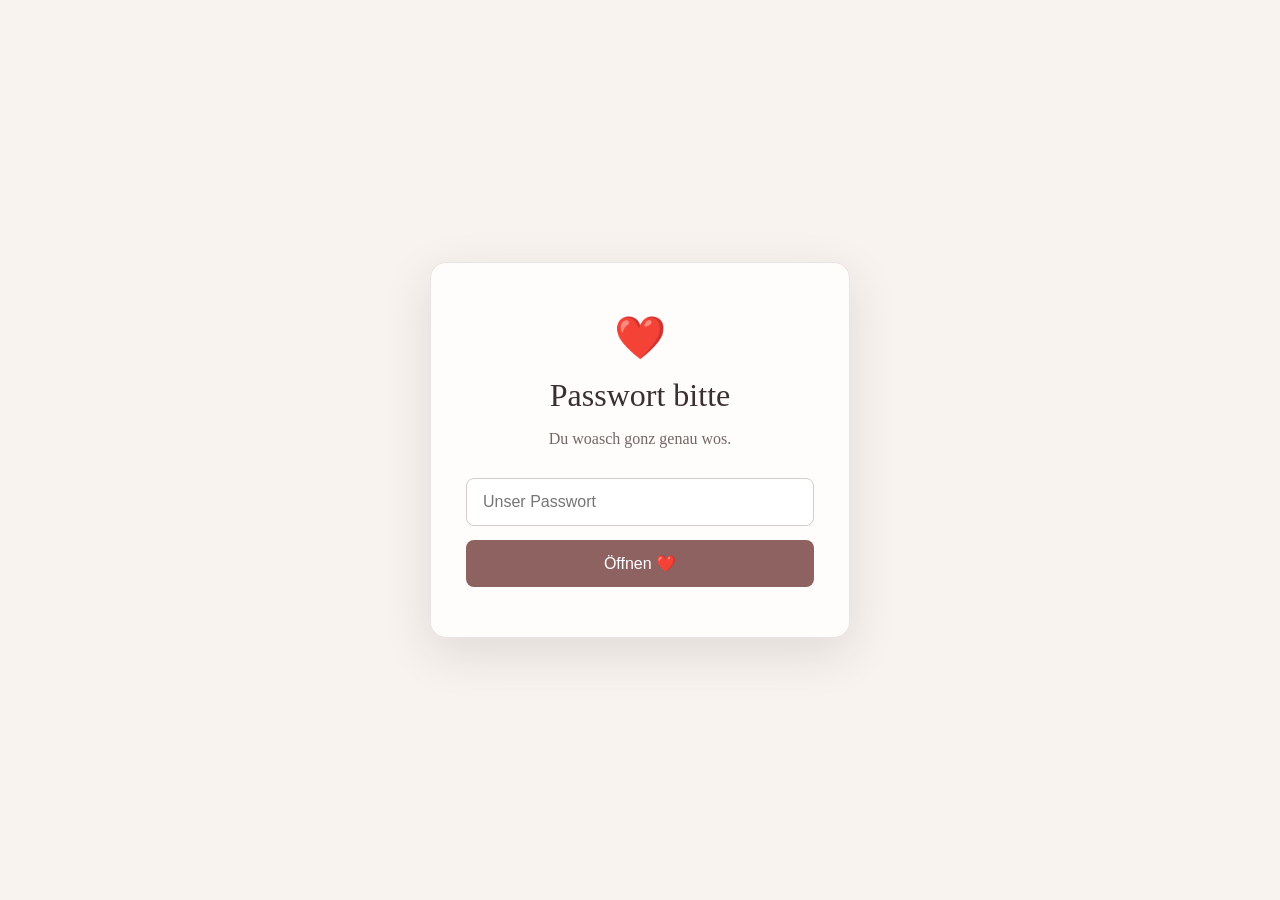
<file: index.html>
<!DOCTYPE html>

<html lang="de">
<head>
    <meta charset="UTF-8">
    <meta name="viewport" content="width=device-width, initial-scale=1.0">
    <title>Für dich ❤️</title>

<style>
    * {
        box-sizing: border-box;
    }

    body {
        margin: 0;
        min-height: 100vh;
        display: flex;
        justify-content: center;
        align-items: center;
        background: #f8f3ef;
        color: #3b3030;
        font-family: Georgia, serif;
    }

    .login-container {
        width: min(90%, 420px);
        padding: 50px 35px;
        text-align: center;
        background: rgba(255, 255, 255, 0.8);
        border: 1px solid rgba(120, 80, 80, 0.15);
        border-radius: 16px;
        box-shadow: 0 15px 50px rgba(60, 40, 40, 0.12);
    }

    .heart {
        font-size: 42px;
        margin-bottom: 15px;
    }

    h1 {
        margin: 0 0 10px;
        font-size: 32px;
        font-weight: normal;
    }

    p {
        margin-bottom: 30px;
        color: #766666;
    }

    input {
        width: 100%;
        padding: 14px 16px;
        border: 1px solid #d8caca;
        border-radius: 8px;
        font-size: 16px;
        outline: none;
    }

    input:focus {
        border-color: #a98282;
    }

    button {
        width: 100%;
        margin-top: 14px;
        padding: 14px;
        border: none;
        border-radius: 8px;
        background: #8f6262;
        color: white;
        font-size: 16px;
        cursor: pointer;
    }

    button:hover {
        background: #765050;
    }

    #error {
        display: none;
        margin-top: 15px;
        color: #a34d4d;
    }
</style>

</head>

<body>

<main class="login-container">
    <div class="heart">❤️</div>

    <h1>Passwort bitte</h1>

    <p>
        Du woasch gonz genau wos.
    </p>

    <input
        type="password"
        id="password"
        placeholder="Unser Passwort"
        autocomplete="off"
    >

    <button onclick="checkPassword()">
        Öffnen ❤️
    </button>

    <div id="error">
        Das Passwort stimmt leider nicht. ❤️
    </div>
</main>

<script>
    function checkPassword() {
        const password = document.getElementById("password").value;
        const error = document.getElementById("error");

        if (password === "Tiosls") {
            window.location.href = "website.html";
        } else {
            error.style.display = "block";
        }
    }

    document.getElementById("password").addEventListener("keydown", function(event) {
        if (event.key === "Enter") {
            checkPassword();
        }
    });
</script>

</body>
</html>
</file>
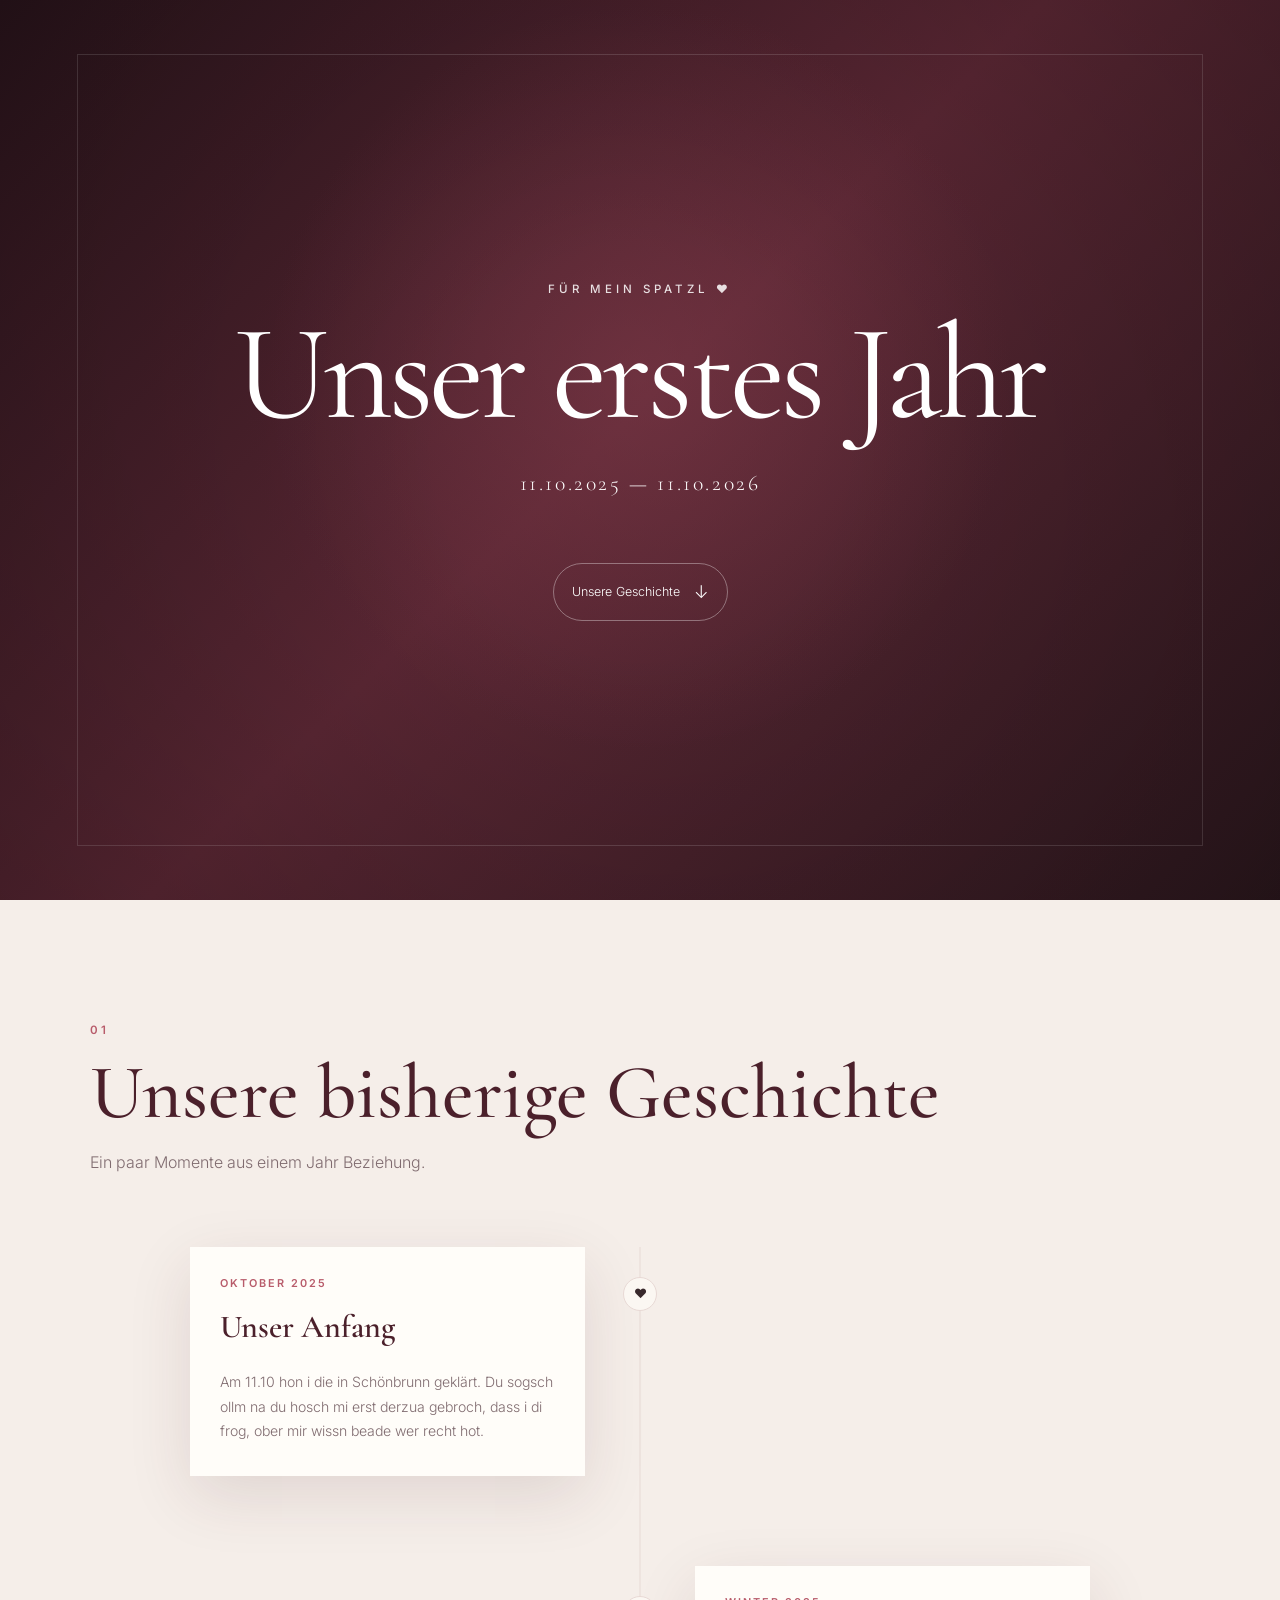
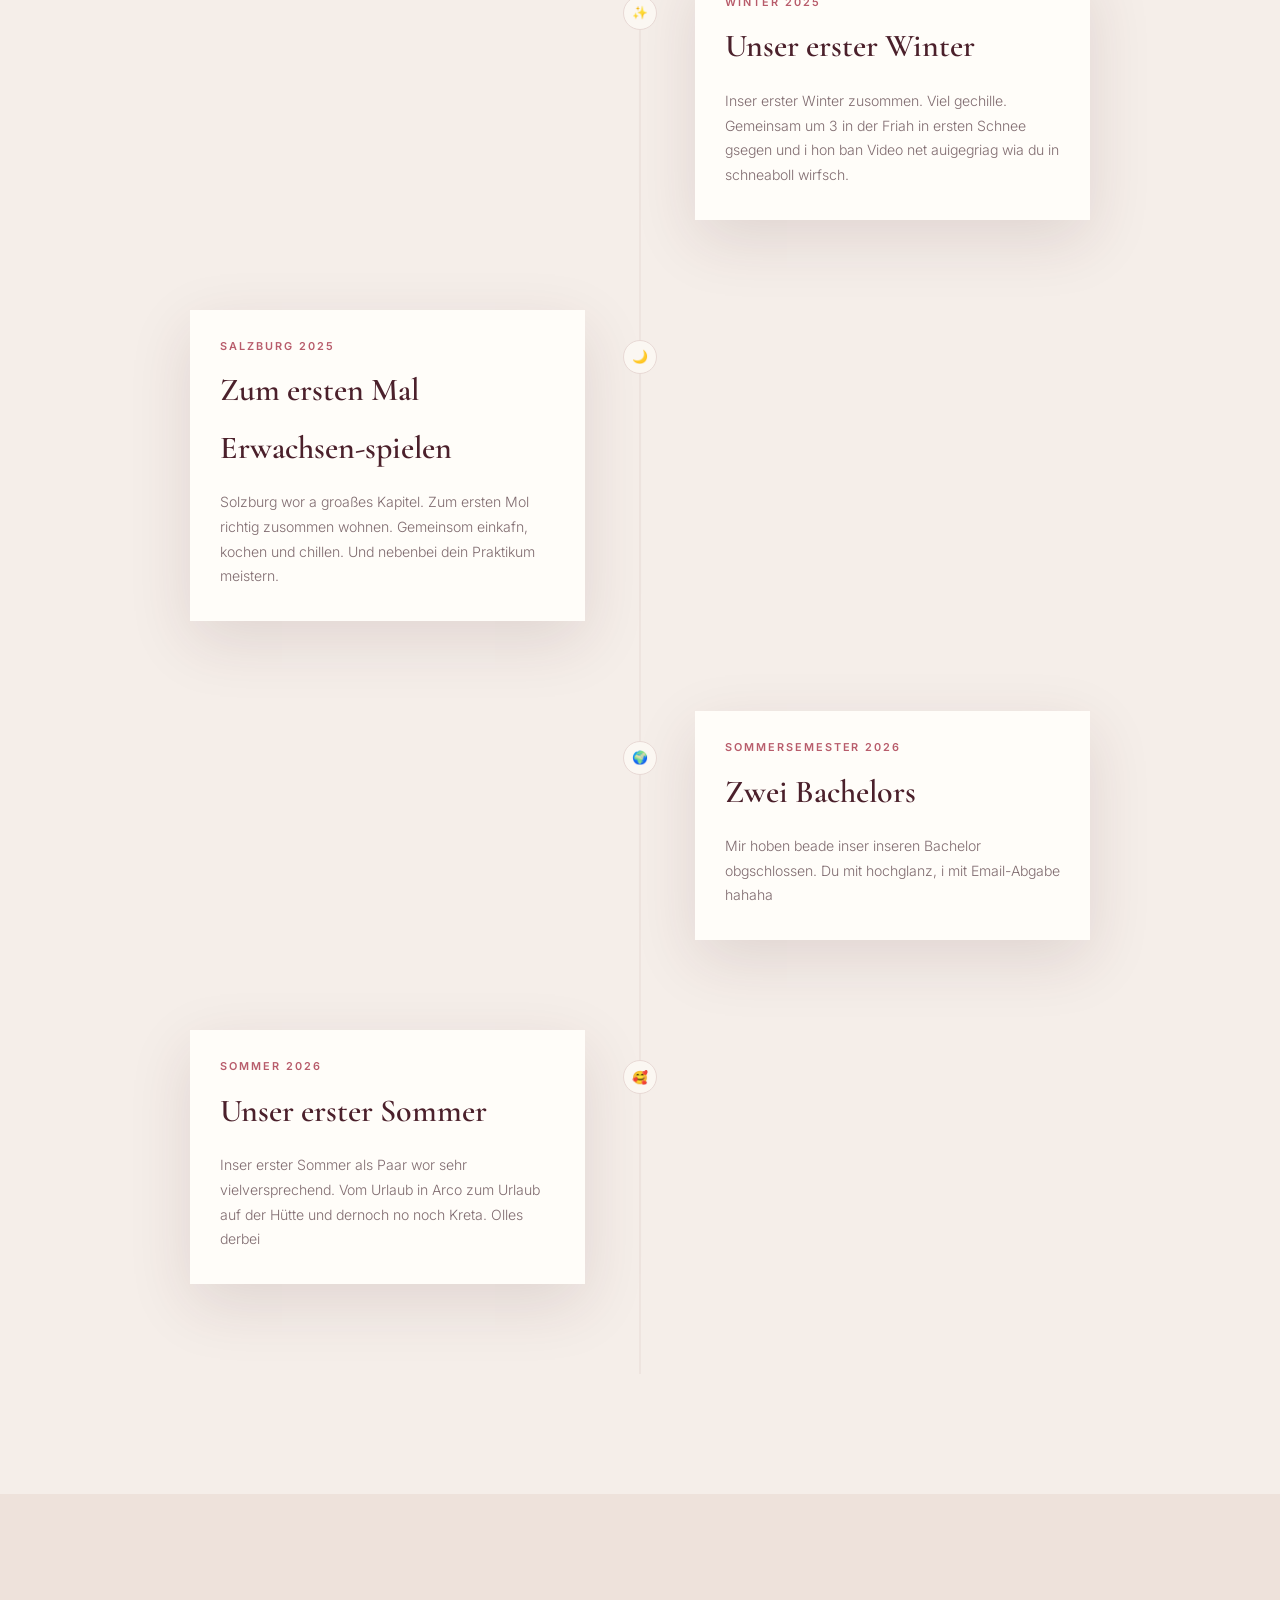
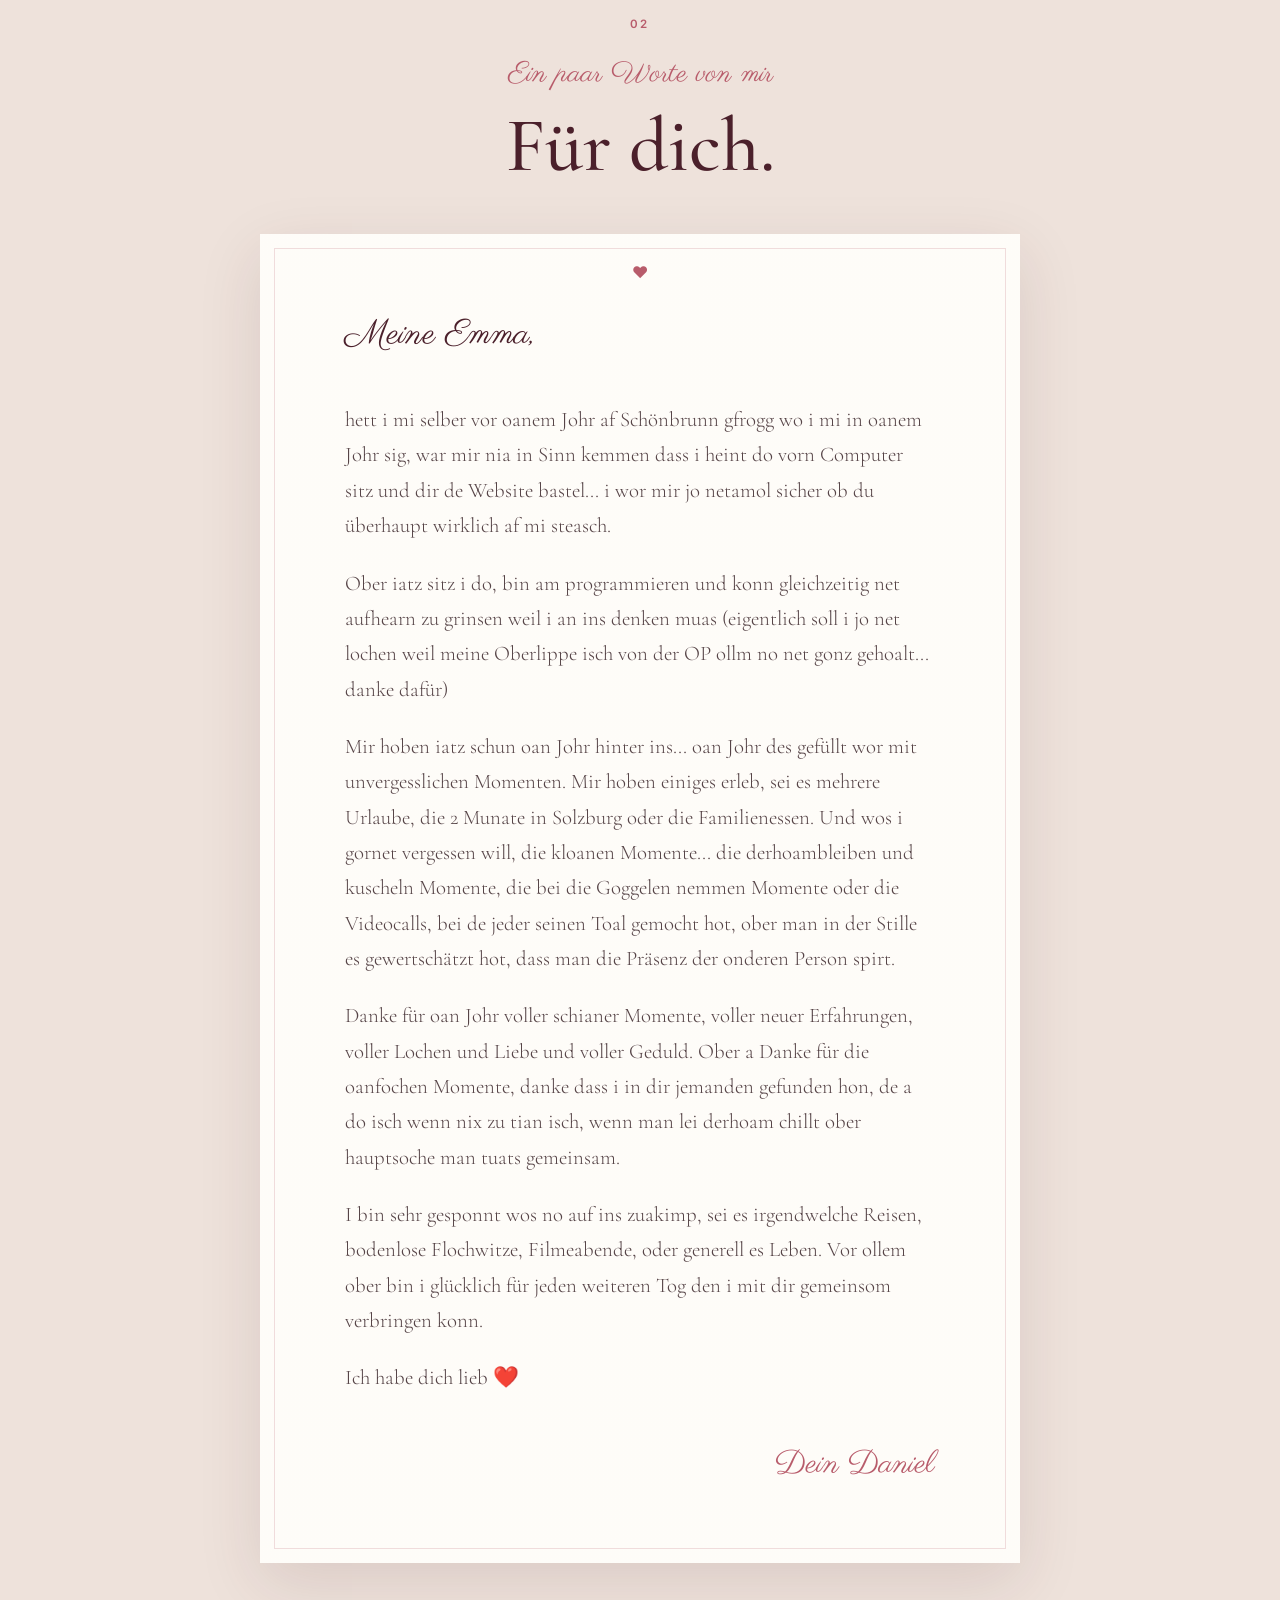
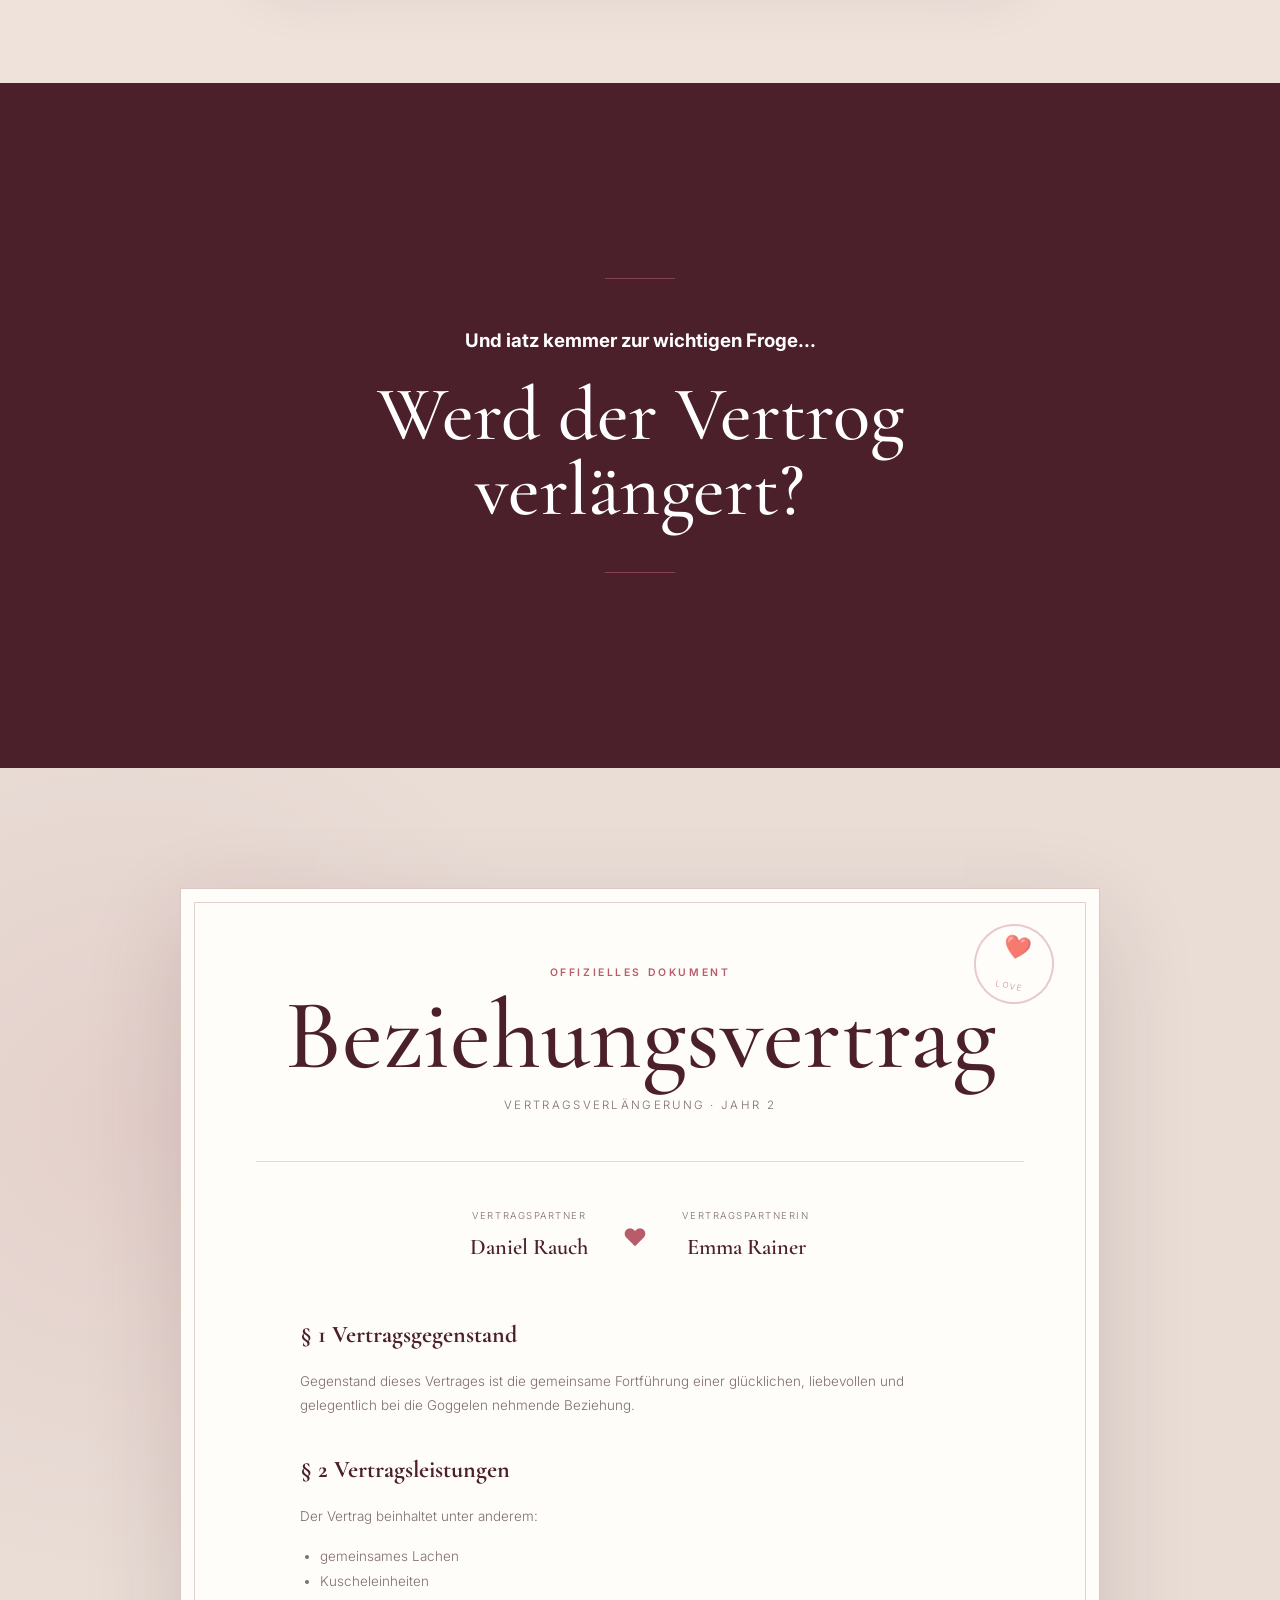
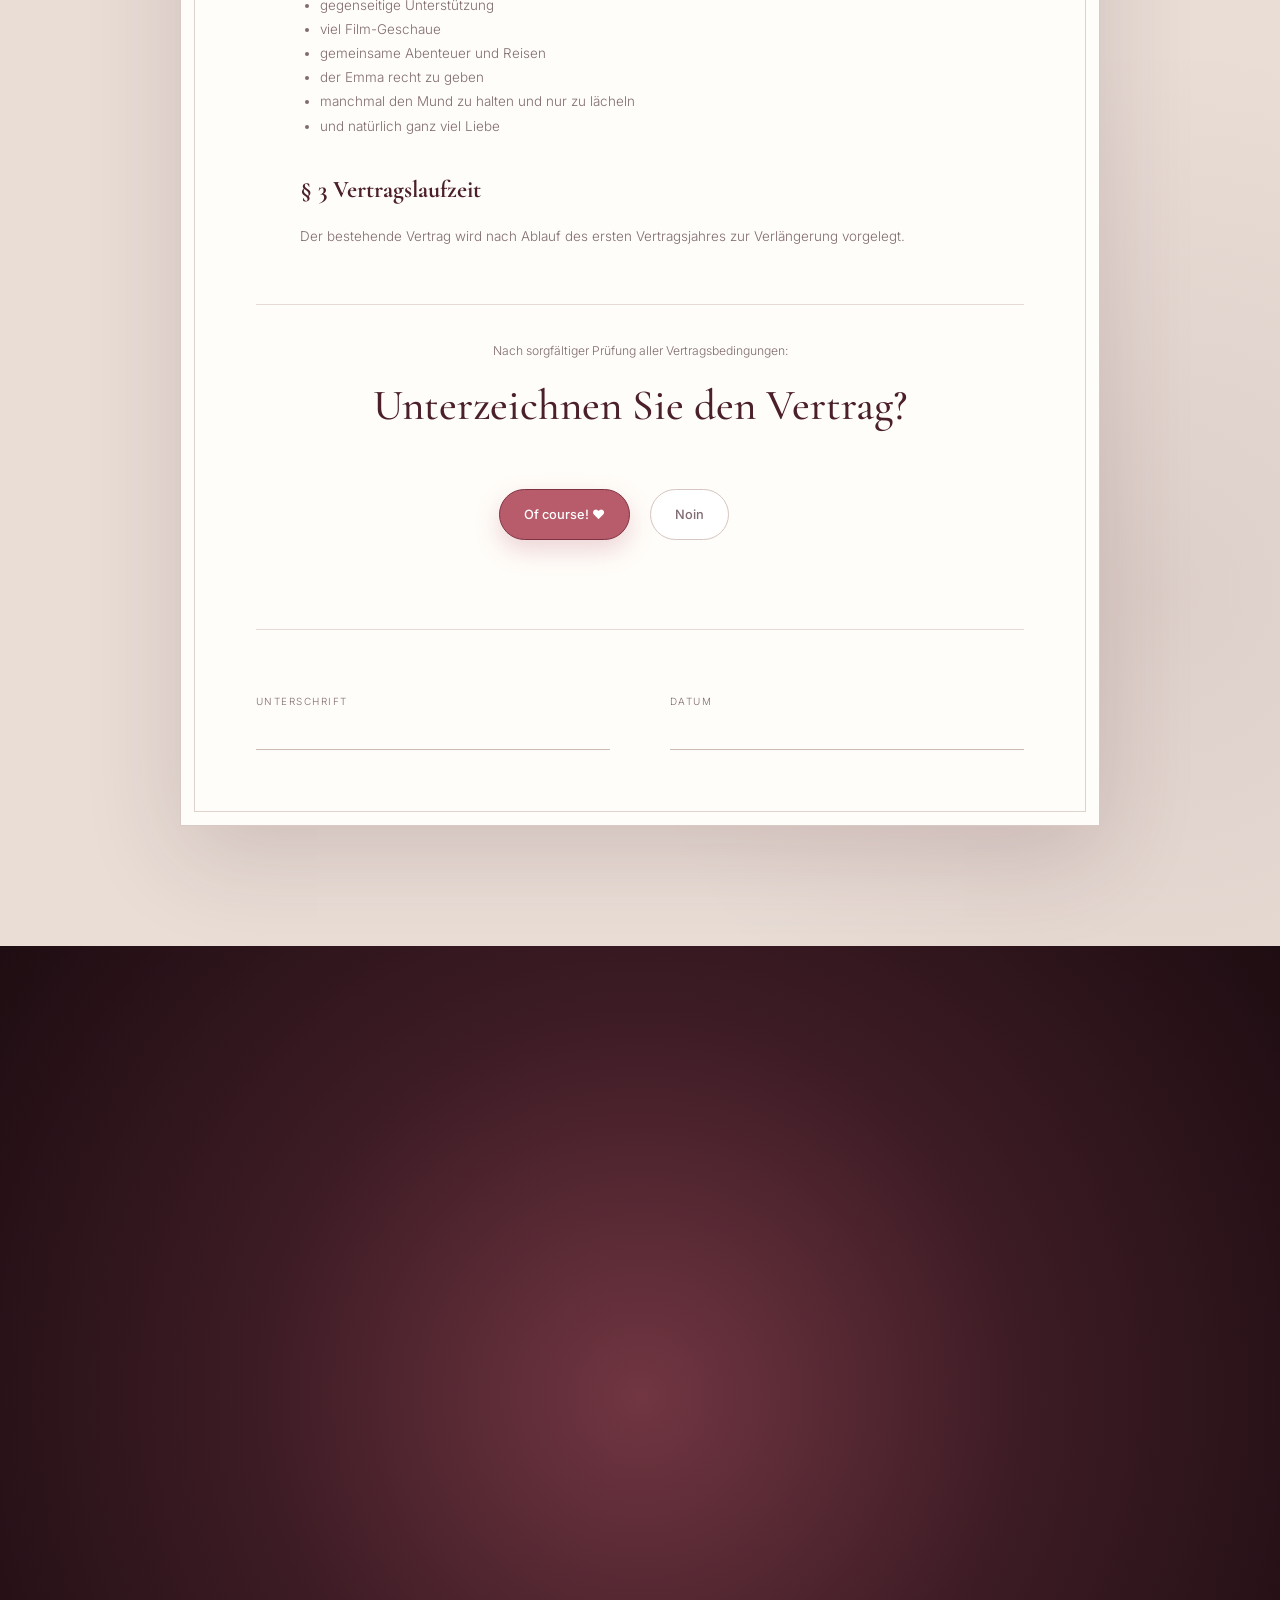
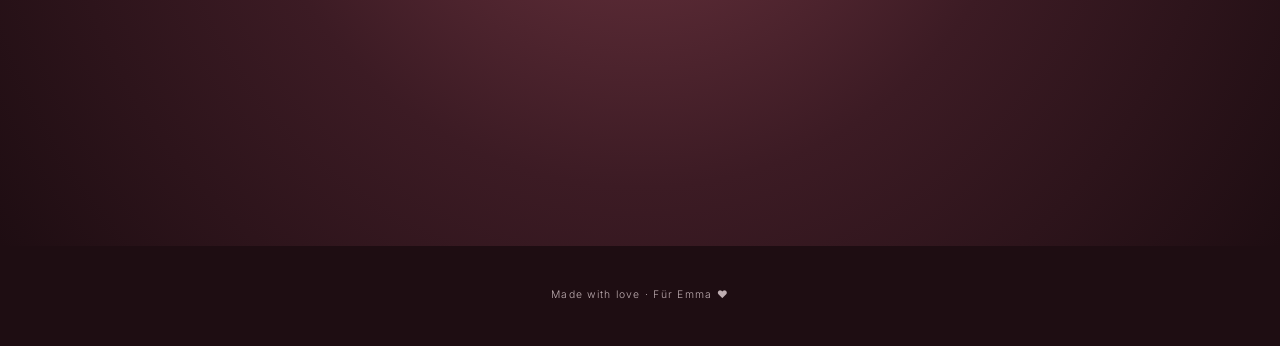
<file: website.html>
<!DOCTYPE html>
<html lang="de">
<head>
    <meta charset="UTF-8">
    <meta name="viewport" content="width=device-width, initial-scale=1.0">
    <meta name="description" content="Unser erstes gemeinsames Jahr ❤️">
    <title>Unser erstes Jahr ❤️</title>
    <link rel="preconnect" href="https://fonts.googleapis.com">
    <link rel="preconnect" href="https://fonts.gstatic.com" crossorigin>
    <link href="https://fonts.googleapis.com/css2?family=Cormorant+Garamond:wght@400;500;600;700&family=Inter:wght@300;400;500;600&family=Parisienne&display=swap" rel="stylesheet">
    <link rel="stylesheet" href="style.css">
</head>
<body>

    <div class="heart-background" aria-hidden="true"></div>

    <header class="hero">
        <div class="hero-overlay"></div>
        <div class="hero-content reveal">
            <p class="eyebrow">Für mein Spatzl ❤️</p>
            <h1>Unser erstes Jahr</h1>
            <p class="hero-date">11.10.2025 — 11.10.2026</p>
            <a class="scroll-button" href="#intro" aria-label="Zur Geschichte scrollen">
                <span>Unsere Geschichte</span>
                <span class="arrow">↓</span>
            </a>
        </div>
    </header>

    <main>
        <section id="intro" class="section timeline-section">
            <div class="section-inner">
                <div class="section-heading reveal">
                    <span class="section-number">01</span>
                    <h2>Unsere bisherige Geschichte</h2>
                    <p>Ein paar Momente aus einem Jahr Beziehung.</p>
                </div>

                <div class="timeline">

                    <article class="timeline-item reveal">
                        <div class="timeline-dot">❤️</div>
                        <div class="timeline-card">
                            <div class="timeline-content">
                                <p class="timeline-date">Oktober 2025</p>
                                <h3>Unser Anfang</h3>
                                <p>
                                    Am 11.10 hon i die in Schönbrunn geklärt. 
                                    Du sogsch ollm na du hosch mi erst derzua gebroch, dass i di frog, ober mir wissn beade wer recht hot. 
                                </p>
                            </div>
                        </div>
                    </article>

                    <article class="timeline-item reveal">
                        <div class="timeline-dot">✨</div>
                        <div class="timeline-card">
                            <div class="timeline-content">
                                <p class="timeline-date">Winter 2025</p>
                                <h3>Unser erster Winter</h3>
                                <p>
                                    Inser erster Winter zusommen. Viel gechille. 
                                    Gemeinsam um 3 in der Friah in ersten Schnee gsegen und i hon ban Video net auigegriag wia du in schneaboll wirfsch. 
                                </p>
                            </div>
                        </div>
                    </article>

                    <article class="timeline-item reveal">
                        <div class="timeline-dot">🌙</div>
                        <div class="timeline-card">
                            <div class="timeline-content">
                                <p class="timeline-date">Salzburg 2025</p>
                                <h3>Zum ersten Mal Erwachsen-spielen</h3>
                                <p>
                                    Solzburg wor a groaßes Kapitel. Zum ersten Mol richtig zusommen wohnen. 
                                    Gemeinsom einkafn, kochen und chillen. Und nebenbei dein Praktikum meistern.
                                </p>
                            </div>
                        </div>
                    </article>

                    <article class="timeline-item reveal">
                        <div class="timeline-dot">🌍</div>
                        <div class="timeline-card">
                            <div class="timeline-content">
                                <p class="timeline-date">SommerSemester 2026</p>
                                <h3>Zwei Bachelors</h3>
                                <p>
                                    Mir hoben beade inser inseren Bachelor obgschlossen. 
                                    Du mit hochglanz, i mit Email-Abgabe hahaha
                                </p>
                            </div>
                        </div>
                    </article>

                    <article class="timeline-item reveal">
                        <div class="timeline-dot">🥰</div>
                        <div class="timeline-card">
                            <div class="timeline-content">
                                <p class="timeline-date">Sommer 2026</p>
                                <h3>Unser erster Sommer</h3>
                                <p>
                                    Inser erster Sommer als Paar wor sehr vielversprechend. 
                                    Vom Urlaub in Arco zum Urlaub auf der Hütte und dernoch no noch Kreta. Olles derbei
                                </p>
                            </div>
                        </div>
                    </article>

                </div>
            </div>
        </section>

        

        <section class="section letter-section">
            <div class="section-inner narrow">
                <div class="section-heading centered reveal">
                    <span class="section-number">02</span>
                    <p class="small-cursive">Ein paar Worte von mir</p>
                    <h2>Für dich.</h2>
                </div>

                <div class="letter reveal">
                    <div class="letter-decoration">♥</div>
                    <p class="letter-greeting">Meine Emma,</p>

                    <p>
                        hett i mi selber vor oanem Johr af Schönbrunn gfrogg wo i mi in oanem Johr sig, 
                        war mir nia in Sinn kemmen dass i heint do vorn Computer sitz und dir de Website bastel...
                        i wor mir jo netamol sicher ob du überhaupt wirklich af mi steasch. 
                    </p>

                    <p>
                        Ober iatz sitz i do, bin am programmieren und konn gleichzeitig net aufhearn zu grinsen weil i an ins denken muas
                        (eigentlich soll i jo net lochen weil meine Oberlippe isch von der OP ollm no net gonz gehoalt... danke dafür)
                    </p>

                    <p>
                        Mir hoben iatz schun oan Johr hinter ins... oan Johr des gefüllt wor mit unvergesslichen Momenten.
                        Mir hoben einiges erleb, sei es mehrere Urlaube, die 2 Munate in Solzburg oder die Familienessen.
                        Und wos i gornet vergessen will, die kloanen Momente... die derhoambleiben und kuscheln Momente, die bei die Goggelen nemmen Momente oder die Videocalls,
                        bei de jeder seinen Toal gemocht hot, ober man in der Stille es gewertschätzt hot, dass man die Präsenz der onderen Person spirt.
                    </p>

                    <p>
                        Danke für oan Johr voller schianer Momente, voller neuer Erfahrungen, voller Lochen und Liebe und voller Geduld.
                        Ober a Danke für die oanfochen Momente, danke dass i in dir jemanden gefunden hon, de a do isch wenn nix zu tian isch, 
                        wenn man lei derhoam chillt ober hauptsoche man tuats gemeinsam.
                    </p>

                    <p>
                        I bin sehr gesponnt wos no auf ins zuakimp, sei es irgendwelche Reisen, bodenlose Flochwitze, Filmeabende, oder generell es Leben. 
                        Vor ollem ober bin i glücklich für jeden weiteren Tog den i mit dir gemeinsom verbringen konn.
                    </p>

                    <p>
                        Ich habe dich lieb ❤️
                    </p>

                    <p class="letter-signature">Dein Daniel</p>
                </div>
            </div>
        </section>

        <section class="section numbers-section">
            <div class="section-inner narrow centered reveal">

                <div class="divider"></div>

                <h3>Und iatz kemmer zur wichtigen Froge...</h3>
                <h2>Werd der Vertrog verlängert?</h2>

                <div class="divider"></div>
            </div>
        </section>

        <section class="section contract-section">
            <div class="section-inner contract-wrapper reveal">
                <div class="contract">
                    <div class="contract-stamp">❤️<br><span>LOVE</span></div>

                    <p class="contract-label">OFFIZIELLES DOKUMENT</p>
                    <h2>Beziehungsvertrag</h2>
                    <p class="contract-subtitle">Vertragsverlängerung · Jahr 2</p>

                    <div class="contract-rule"></div>

                    <div class="contract-parties">
                        <div>
                            <span>Vertragspartner</span>
                            <strong>Daniel Rauch</strong>
                        </div>
                        <span class="heart-between">♥</span>
                        <div>
                            <span>Vertragspartnerin</span>
                            <strong>Emma Rainer</strong>
                        </div>
                    </div>

                    <div class="contract-text">
                        <h3>§ 1 Vertragsgegenstand</h3>
                        <p>
                            Gegenstand dieses Vertrages ist die gemeinsame Fortführung einer
                            glücklichen, liebevollen und gelegentlich bei die Goggelen nehmende Beziehung.
                        </p>

                        <h3>§ 2 Vertragsleistungen</h3>
                        <p>Der Vertrag beinhaltet unter anderem:</p>
                        <ul>
                            <li>gemeinsames Lachen</li>
                            <li>Kuscheleinheiten</li>
                            <li>gegenseitige Unterstützung</li>
                            <li>viel Film-Geschaue</li>
                            <li>gemeinsame Abenteuer und Reisen</li>
                            <li>der Emma recht zu geben</li>
                            <li>manchmal den Mund zu halten und nur zu lächeln</li>
                            <li>und natürlich ganz viel Liebe</li>
                        </ul>

                        <h3>§ 3 Vertragslaufzeit</h3>
                        <p>
                            Der bestehende Vertrag wird nach Ablauf des ersten Vertragsjahres
                            zur Verlängerung vorgelegt.
                        </p>
                    </div>

                    <div class="contract-question">
                        <p>Nach sorgfältiger Prüfung aller Vertragsbedingungen:</p>
                        <h3>Unterzeichnen Sie den Vertrag?</h3>

                        <div class="contract-buttons" id="contract-buttons">
                            <button class="yes-button" id="yes-button">Of course! ❤️</button>
                            <button class="no-button" id="no-button">Noin</button>
                        </div>

                        <p class="contract-hint" id="contract-hint"></p>
                    </div>

                    <div class="contract-signatures">
                        <div>
                            <span>Unterschrift</span>
                            <div class="signature-line"></div>
                        </div>
                        <div>
                            <span>Datum</span>
                            <div class="signature-line"></div>
                        </div>
                    </div>
                </div>
            </div>
        </section>

        <section class="final-section" id="final-section">
            <div class="final-hearts" aria-hidden="true"></div>
            <div class="final-content">
                <p class="eyebrow">OFFIZIELL BESCHLOSSEN ❤️</p>
                <h2>Vertrag verlängert!</h2>
                <p class="final-date">11.10.2026 — 11.10.2027</p>
                <p class="final-message">
                    Auf unser nächstes Jahr.<br>
                    Und auf alle Jahre danach.
                </p>
                <div class="big-heart">♥</div>
                <p class="final-signature">Ich hab dich lieb.</p>
            </div>
        </section>
    </main>

    <footer>
        <p>Made with love · Für Emma ❤️</p>
    </footer>

    <div class="toast" id="toast" role="status" aria-live="polite"></div>

    <script src="script.js"></script>
</body>
</html>
</file>
<file: style.css>
/* =========================================================
   UNSER ERSTES JAHR — Anniversary Website
   ========================================================= */

:root {
    --cream: #fbf7f2;
    --paper: #fffdf9;
    --rose: #b85c6b;
    --rose-dark: #7e3342;
    --burgundy: #4b202b;
    --text: #38282b;
    --muted: #806c70;
    --line: #e8d9d5;
    --shadow: 0 20px 60px rgba(75, 32, 43, 0.12);

    --serif: "Cormorant Garamond", Georgia, serif;
    --sans: "Inter", Arial, sans-serif;
    --script: "Parisienne", cursive;
}

* {
    box-sizing: border-box;
}

html {
    scroll-behavior: smooth;
}

body {
    margin: 0;
    color: var(--text);
    background: var(--cream);
    font-family: var(--sans);
    font-weight: 300;
    line-height: 1.8;
    overflow-x: hidden;
}

body.no-scroll {
    overflow: hidden;
}

button,
a {
    -webkit-tap-highlight-color: transparent;
}

button {
    font: inherit;
}

a {
    color: inherit;
}

::selection {
    background: #e9c4ca;
    color: var(--burgundy);
}

/* ---------- General ---------- */

.section {
    position: relative;
    padding: 120px 24px;
}

.section-inner {
    width: min(1100px, 100%);
    margin: 0 auto;
}

.section-inner.narrow {
    width: min(760px, 100%);
}

.section-number {
    display: block;
    margin-bottom: 14px;
    color: var(--rose);
    font-size: 0.72rem;
    font-weight: 600;
    letter-spacing: 0.25em;
    text-transform: uppercase;
}

.section-heading {
    margin-bottom: 70px;
}

.section-heading h2,
.intro-section h2,
.numbers-section h2 {
    margin: 0;
    color: var(--burgundy);
    font-family: var(--serif);
    font-size: clamp(2.8rem, 6vw, 5rem);
    font-weight: 500;
    line-height: 0.98;
}

.section-heading > p:last-child {
    margin: 18px 0 0;
    color: var(--muted);
    font-size: 1rem;
}

.centered {
    text-align: center;
}

.small-cursive {
    margin: 0 0 8px;
    color: var(--rose);
    font-family: var(--script);
    font-size: 1.8rem;
}

.divider {
    width: 70px;
    height: 1px;
    margin: 45px auto;
    background: var(--rose);
    opacity: 0.55;
}

/* ---------- Background hearts ---------- */

.heart-background {
    position: fixed;
    inset: 0;
    z-index: -1;
    pointer-events: none;
    overflow: hidden;
}

.floating-heart {
    position: absolute;
    bottom: -30px;
    color: var(--rose);
    opacity: 0.08;
    font-size: 15px;
    animation: floatUp linear forwards;
}

@keyframes floatUp {
    from {
        transform: translateY(0) rotate(0deg);
    }
    to {
        transform: translateY(-115vh) rotate(25deg);
    }
}

/* ---------- Hero ---------- */

.hero {
    position: relative;
    min-height: 100svh;
    display: grid;
    place-items: center;
    padding: 40px 24px;
    overflow: hidden;
    color: #fff;
    background:
        radial-gradient(circle at 50% 42%, rgba(130, 60, 75, 0.5), transparent 45%),
        linear-gradient(135deg, #29141b 0%, #5b2734 48%, #2b171d 100%);
}

.hero::before {
    content: "";
    position: absolute;
    inset: 6%;
    border: 1px solid rgba(255,255,255,0.15);
    pointer-events: none;
}

.hero-overlay {
    position: absolute;
    inset: 0;
    background:
        radial-gradient(circle at 50% 50%, transparent 0 25%, rgba(0,0,0,0.2) 100%);
}

.hero-content {
    position: relative;
    z-index: 2;
    max-width: 850px;
    text-align: center;
}

.eyebrow {
    margin: 0 0 18px;
    font-size: 0.72rem;
    font-weight: 500;
    letter-spacing: 0.35em;
    text-transform: uppercase;
    opacity: 0.85;
}

.hero h1 {
    margin: 0;
    font-family: var(--serif);
    font-size: clamp(4rem, 11vw, 8.5rem);
    font-weight: 400;
    line-height: 0.82;
    letter-spacing: -0.035em;
}

.hero-date {
    margin: 35px 0 10px;
    font-family: var(--serif);
    font-size: 1.35rem;
    letter-spacing: 0.12em;
}

.hero-subtitle {
    max-width: 520px;
    margin: 0 auto;
    font-size: 0.92rem;
    line-height: 1.7;
    opacity: 0.78;
}

.scroll-button {
    display: inline-flex;
    align-items: center;
    gap: 14px;
    margin-top: 50px;
    padding: 12px 18px;
    border: 1px solid rgba(255,255,255,0.35);
    border-radius: 100px;
    text-decoration: none;
    font-size: 0.78rem;
    transition: background 0.3s ease, transform 0.3s ease;
}

.scroll-button:hover {
    background: rgba(255,255,255,0.1);
    transform: translateY(-3px);
}

.scroll-button .arrow {
    font-size: 1.1rem;
    animation: bounce 1.8s ease-in-out infinite;
}

@keyframes bounce {
    0%, 100% { transform: translateY(0); }
    50% { transform: translateY(5px); }
}

/* ---------- Intro ---------- */

.intro-section {
    padding-top: 150px;
    padding-bottom: 150px;
    background: var(--cream);
}

.intro-section h2 {
    max-width: 680px;
}

.intro-section .lead {
    margin-top: 40px;
    color: var(--burgundy);
    font-family: var(--serif);
    font-size: 1.55rem;
    line-height: 1.5;
}

.intro-section p:not(.lead):not(.signature) {
    color: var(--muted);
    font-size: 0.98rem;
}

.signature {
    margin-top: 45px;
    color: var(--rose) !important;
    font-family: var(--script);
    font-size: 2rem !important;
}

/* ---------- Timeline ---------- */

.timeline-section {
    background: #f5eee9;
}

.timeline {
    position: relative;
    max-width: 900px;
    margin: 0 auto;
}

.timeline::before {
    content: "";
    position: absolute;
    top: 0;
    bottom: 0;
    left: 50%;
    width: 1px;
    background: var(--line);
    transform: translateX(-50%);
}

.timeline-item {
    position: relative;
    width: 50%;
    padding: 0 55px 90px 0;
}

.timeline-item:nth-child(even) {
    margin-left: 50%;
    padding: 0 0 90px 55px;
}

.timeline-dot {
    position: absolute;
    top: 30px;
    right: -17px;
    z-index: 2;
    width: 34px;
    height: 34px;
    display: grid;
    place-items: center;
    border: 1px solid var(--line);
    border-radius: 50%;
    background: var(--cream);
    font-size: 0.8rem;
}

.timeline-item:nth-child(even) .timeline-dot {
    right: auto;
    left: -17px;
}

.timeline-card {
    overflow: hidden;
    background: var(--paper);
    box-shadow: var(--shadow);
}

.placeholder-photo,
.memory-photo {
    position: relative;
    display: grid;
    place-items: center;
    overflow: hidden;
    color: #a58f94;
    background:
        linear-gradient(135deg, rgba(184,92,107,0.12), rgba(75,32,43,0.05)),
        repeating-linear-gradient(
            45deg,
            transparent,
            transparent 12px,
            rgba(126,51,66,0.035) 12px,
            rgba(126,51,66,0.035) 13px
        );
}

.placeholder-photo {
    aspect-ratio: 4 / 3;
}

.placeholder-photo::after,
.memory-photo::after {
    content: "♡";
    position: absolute;
    font-family: var(--serif);
    font-size: 4rem;
    opacity: 0.15;
}

.placeholder-photo span,
.memory-photo span {
    position: relative;
    z-index: 1;
    font-family: var(--serif);
    font-size: 1.3rem;
    letter-spacing: 0.12em;
}

.placeholder-photo small,
.memory-photo small {
    position: absolute;
    bottom: 13px;
    z-index: 1;
    font-family: var(--sans);
    font-size: 0.62rem;
    letter-spacing: 0.08em;
    opacity: 0.7;
}

.timeline-content {
    padding: 27px 30px 32px;
}

.timeline-date {
    margin: 0 0 5px;
    color: var(--rose);
    font-size: 0.68rem;
    font-weight: 600;
    letter-spacing: 0.18em;
    text-transform: uppercase;
}

.timeline-content h3 {
    margin: 0;
    color: var(--burgundy);
    font-family: var(--serif);
    font-size: 2rem;
    font-weight: 600;
}

.timeline-content p:last-child {
    margin-bottom: 0;
    color: var(--muted);
    font-size: 0.88rem;
    line-height: 1.75;
}

/* ---------- Memories ---------- */

.memories-section {
    background: var(--cream);
}

.photo-grid {
    display: grid;
    grid-template-columns: repeat(3, 1fr);
    grid-auto-rows: 250px;
    gap: 18px;
}

.memory-photo {
    min-height: 250px;
}

.memory-photo.large {
    grid-column: span 2;
}

.memory-photo.tall {
    grid-row: span 2;
}

.memory-photo.wide {
    grid-column: span 2;
}

.memory-photo:hover {
    transform: translateY(-3px);
    transition: transform 0.4s ease;
}

/* ---------- Letter ---------- */

.letter-section {
    background: #eee2db;
}

.letter-section .section-heading {
    margin-bottom: 50px;
}

.letter {
    position: relative;
    padding: 70px clamp(28px, 8vw, 85px);
    background:
        linear-gradient(rgba(255,253,249,0.97), rgba(255,253,249,0.97)),
        repeating-linear-gradient(
            transparent 0,
            transparent 31px,
            rgba(184,92,107,0.08) 32px
        );
    box-shadow: var(--shadow);
}

.letter::before {
    content: "";
    position: absolute;
    inset: 14px;
    border: 1px solid rgba(184,92,107,0.2);
    pointer-events: none;
}

.letter-decoration {
    position: absolute;
    top: 24px;
    left: 50%;
    color: var(--rose);
    font-size: 1rem;
    transform: translateX(-50%);
}

.letter-greeting {
    margin-top: 0;
    color: var(--burgundy);
    font-family: var(--script);
    font-size: 2.2rem;
}

.letter p:not(.letter-greeting):not(.letter-signature) {
    position: relative;
    margin: 0 0 22px;
    color: #564447;
    font-family: var(--serif);
    font-size: 1.3rem;
    line-height: 1.7;
}

.letter-signature {
    margin: 40px 0 0;
    color: var(--rose);
    font-family: var(--script);
    font-size: 2rem;
    text-align: right;
}

/* ---------- Numbers ---------- */

.numbers-section {
    padding-top: 150px;
    padding-bottom: 150px;
    background: var(--burgundy);
    color: #fff;
}

.numbers-section .section-number {
    color: #e6abb4;
}

.number-line {
    margin-top: 25px;
    font-family: var(--serif);
    font-size: clamp(4rem, 12vw, 8rem);
    font-weight: 400;
    line-height: 0.8;
}

.numbers-section .number-line + p {
    margin: 12px 0 0;
    color: #d8bdc2;
    font-size: 0.75rem;
    letter-spacing: 0.25em;
    text-transform: uppercase;
}

.numbers-section h2 {
    color: #fff;
}

/* ---------- Contract ---------- */

.contract-section {
    min-height: 100vh;
    display: grid;
    place-items: center;
    background:
        radial-gradient(circle at 10% 20%, rgba(184,92,107,0.1), transparent 25%),
        radial-gradient(circle at 90% 80%, rgba(75,32,43,0.08), transparent 30%),
        #e9ddd6;
}

.contract-wrapper {
    width: min(920px, 100%);
}

.contract {
    position: relative;
    padding: clamp(35px, 6vw, 75px);
    overflow: hidden;
    background: var(--paper);
    border: 1px solid #d9c9c2;
    box-shadow: 0 30px 90px rgba(75,32,43,0.16);
}

.contract::before {
    content: "";
    position: absolute;
    inset: 13px;
    border: 1px solid #dfd1cb;
    pointer-events: none;
}

.contract-stamp {
    position: absolute;
    top: 35px;
    right: 45px;
    width: 80px;
    height: 80px;
    display: grid;
    place-items: center;
    border: 2px solid rgba(184,92,107,0.45);
    border-radius: 50%;
    color: var(--rose);
    font-family: var(--serif);
    font-size: 1.4rem;
    line-height: 0.8;
    text-align: center;
    transform: rotate(12deg);
    opacity: 0.7;
}

.contract-stamp span {
    font-family: var(--sans);
    font-size: 0.5rem;
    letter-spacing: 0.2em;
}

.contract-label {
    margin: 0 0 8px;
    color: var(--rose);
    font-size: 0.65rem;
    font-weight: 600;
    letter-spacing: 0.25em;
    text-align: center;
}

.contract h2 {
    margin: 0;
    color: var(--burgundy);
    font-family: var(--serif);
    font-size: clamp(3.5rem, 8vw, 6.2rem);
    font-weight: 500;
    line-height: 0.9;
    text-align: center;
}

.contract-subtitle {
    margin: 15px 0 0;
    color: var(--muted);
    font-size: 0.72rem;
    letter-spacing: 0.2em;
    text-align: center;
    text-transform: uppercase;
}

.contract-rule {
    width: 100%;
    height: 1px;
    margin: 45px 0;
    background: var(--line);
}

.contract-parties {
    display: flex;
    align-items: center;
    justify-content: center;
    gap: 35px;
    margin-bottom: 45px;
    text-align: center;
}

.contract-parties > div {
    display: grid;
    gap: 3px;
}

.contract-parties span:not(.heart-between) {
    color: var(--muted);
    font-size: 0.6rem;
    letter-spacing: 0.16em;
    text-transform: uppercase;
}

.contract-parties strong {
    color: var(--burgundy);
    font-family: var(--serif);
    font-size: 1.4rem;
    font-weight: 600;
}

.heart-between {
    color: var(--rose);
    font-size: 1.5rem;
}

.contract-text {
    max-width: 680px;
    margin: 0 auto;
}

.contract-text h3 {
    margin: 30px 0 5px;
    color: var(--burgundy);
    font-family: var(--serif);
    font-size: 1.5rem;
}

.contract-text p,
.contract-text li {
    color: var(--muted);
    font-size: 0.84rem;
}

.contract-text ul {
    padding-left: 20px;
}

.contract-question {
    position: relative;
    margin: 55px auto 0;
    padding: 35px 20px 45px;
    border-top: 1px solid var(--line);
    border-bottom: 1px solid var(--line);
    text-align: center;
}

.contract-question > p:first-child {
    margin: 0 0 5px;
    color: var(--muted);
    font-size: 0.76rem;
}

.contract-question h3 {
    margin: 0;
    color: var(--burgundy);
    font-family: var(--serif);
    font-size: clamp(1.9rem, 5vw, 2.7rem);
    font-weight: 500;
}

.contract-buttons {
    position: relative;
    width: min(600px, 100%);
    height: 90px;
    margin: 25px auto 0;
}

.yes-button,
.no-button {
    position: absolute;
    top: 20px;
    padding: 13px 24px;
    border-radius: 100px;
    cursor: pointer;
    font-size: 0.8rem;
    font-weight: 500;
    transition: transform 0.2s ease, box-shadow 0.2s ease, background 0.2s ease;
}

.yes-button {
    left: 50%;
    z-index: 3;
    border: 1px solid var(--rose-dark);
    color: #fff;
    background: var(--rose);
    box-shadow: 0 10px 25px rgba(184,92,107,0.25);
    transform: translateX(calc(-100% - 10px));
}

.yes-button:hover {
    box-shadow: 0 15px 35px rgba(184,92,107,0.35);
    transform: translateX(calc(-100% - 10px)) translateY(-2px);
}

.no-button {
    left: 50%;
    z-index: 2;
    border: 1px solid #d6c5c0;
    color: var(--muted);
    background: #fff;
    transform: translateX(10px);
}

.no-button:hover {
    box-shadow: 0 5px 18px rgba(75,32,43,0.08);
}

.contract-hint {
    min-height: 25px;
    margin: 0;
    color: var(--rose);
    font-family: var(--serif);
    font-size: 1.15rem;
    font-style: italic;
}

.contract-signatures {
    display: grid;
    grid-template-columns: 1fr 1fr;
    gap: 60px;
    margin-top: 55px;
}

.contract-signatures span {
    color: var(--muted);
    font-size: 0.62rem;
    letter-spacing: 0.15em;
    text-transform: uppercase;
}

.signature-line {
    height: 1px;
    margin-top: 35px;
    background: #cbb9b2;
}

/* ---------- Final ---------- */

.final-section {
    position: relative;
    min-height: 100svh;
    display: grid;
    place-items: center;
    overflow: hidden;
    color: #fff;
    background:
        radial-gradient(circle at 50% 50%, #713642 0%, #3c1b24 50%, #1e0d12 100%);
}

.final-content {
    position: relative;
    z-index: 2;
    padding: 30px;
    text-align: center;
    opacity: 0;
    transform: translateY(25px);
}

.final-section.active .final-content {
    animation: finalReveal 1.4s ease forwards;
}

@keyframes finalReveal {
    to {
        opacity: 1;
        transform: translateY(0);
    }
}

.final-content h2 {
    margin: 0;
    font-family: var(--serif);
    font-size: clamp(4rem, 11vw, 8rem);
    font-weight: 400;
    line-height: 0.85;
}

.final-date {
    margin: 35px 0 0;
    font-family: var(--serif);
    font-size: 1.25rem;
    letter-spacing: 0.12em;
}

.final-message {
    margin: 30px auto 0;
    color: #e5cdd1;
    font-family: var(--serif);
    font-size: 1.5rem;
    line-height: 1.45;
}

.big-heart {
    margin: 45px 0 10px;
    color: #e8a8b2;
    font-size: 3.5rem;
    animation: heartbeat 1.4s ease-in-out infinite;
}

@keyframes heartbeat {
    0%, 100% { transform: scale(1); }
    15% { transform: scale(1.15); }
    30% { transform: scale(1); }
    45% { transform: scale(1.08); }
}

.final-signature {
    margin: 0;
    font-family: var(--script);
    font-size: 2.3rem;
}

.final-heart {
    position: absolute;
    bottom: -50px;
    color: rgba(255,255,255,0.18);
    animation: finalHeartUp linear forwards;
}

@keyframes finalHeartUp {
    to {
        transform: translateY(-110vh) rotate(30deg);
        opacity: 0;
    }
}

/* ---------- Footer ---------- */

footer {
    padding: 30px 20px;
    color: #bfaeb2;
    background: #1e0d12;
    font-size: 0.65rem;
    letter-spacing: 0.12em;
    text-align: center;
}

/* ---------- Reveal ---------- */

.reveal {
    opacity: 0;
    transform: translateY(28px);
    transition:
        opacity 0.8s ease,
        transform 0.8s ease;
}

.reveal.visible {
    opacity: 1;
    transform: translateY(0);
}

/* ---------- Toast ---------- */

.toast {
    position: fixed;
    left: 50%;
    bottom: 25px;
    z-index: 100;
    max-width: calc(100vw - 40px);
    padding: 12px 18px;
    border-radius: 100px;
    color: #fff;
    background: var(--burgundy);
    box-shadow: 0 10px 30px rgba(0,0,0,0.2);
    font-size: 0.78rem;
    opacity: 0;
    pointer-events: none;
    transform: translate(-50%, 20px);
    transition: opacity 0.3s ease, transform 0.3s ease;
}

.toast.show {
    opacity: 1;
    transform: translate(-50%, 0);
}

/* ---------- Responsive ---------- */

@media (max-width: 700px) {
    .section {
        padding: 90px 18px;
    }

    .hero::before {
        inset: 3%;
    }

    .hero h1 {
        font-size: clamp(3.5rem, 17vw, 6rem);
    }

    .hero-date {
        font-size: 1rem;
    }

    .hero-subtitle {
        max-width: 330px;
        font-size: 0.82rem;
    }

    .timeline::before {
        left: 16px;
    }

    .timeline-item,
    .timeline-item:nth-child(even) {
        width: 100%;
        margin-left: 0;
        padding: 0 0 55px 45px;
    }

    .timeline-dot,
    .timeline-item:nth-child(even) .timeline-dot {
        top: 22px;
        left: 0;
        right: auto;
        width: 32px;
        height: 32px;
    }

    .timeline-content {
        padding: 22px;
    }

    .photo-grid {
        grid-template-columns: 1fr 1fr;
        grid-auto-rows: 180px;
        gap: 10px;
    }

    .memory-photo {
        min-height: 180px;
    }

    .memory-photo.large,
    .memory-photo.wide {
        grid-column: span 2;
    }

    .memory-photo.tall {
        grid-row: span 1;
    }

    .letter {
        padding: 60px 27px;
    }

    .letter p:not(.letter-greeting):not(.letter-signature) {
        font-size: 1.1rem;
    }

    .contract {
        padding: 55px 25px 40px;
    }

    .contract::before {
        inset: 8px;
    }

    .contract-stamp {
        top: 25px;
        right: 25px;
        width: 62px;
        height: 62px;
        font-size: 1rem;
    }

    .contract-parties {
        gap: 15px;
    }

    .contract-parties strong {
        font-size: 1.1rem;
    }

    .contract-buttons {
        width: 100%;
        height: 145px;
    }

    .yes-button,
    .no-button {
        top: 25px;
    }

    .contract-signatures {
        gap: 25px;
    }

    .final-content h2 {
        font-size: clamp(3.5rem, 16vw, 6rem);
    }

    .final-message {
        font-size: 1.25rem;
    }
}

@media (prefers-reduced-motion: reduce) {
    html {
        scroll-behavior: auto;
    }

    *,
    *::before,
    *::after {
        animation-duration: 0.001ms !important;
        animation-iteration-count: 1 !important;
        transition-duration: 0.001ms !important;
    }
}
</file>
